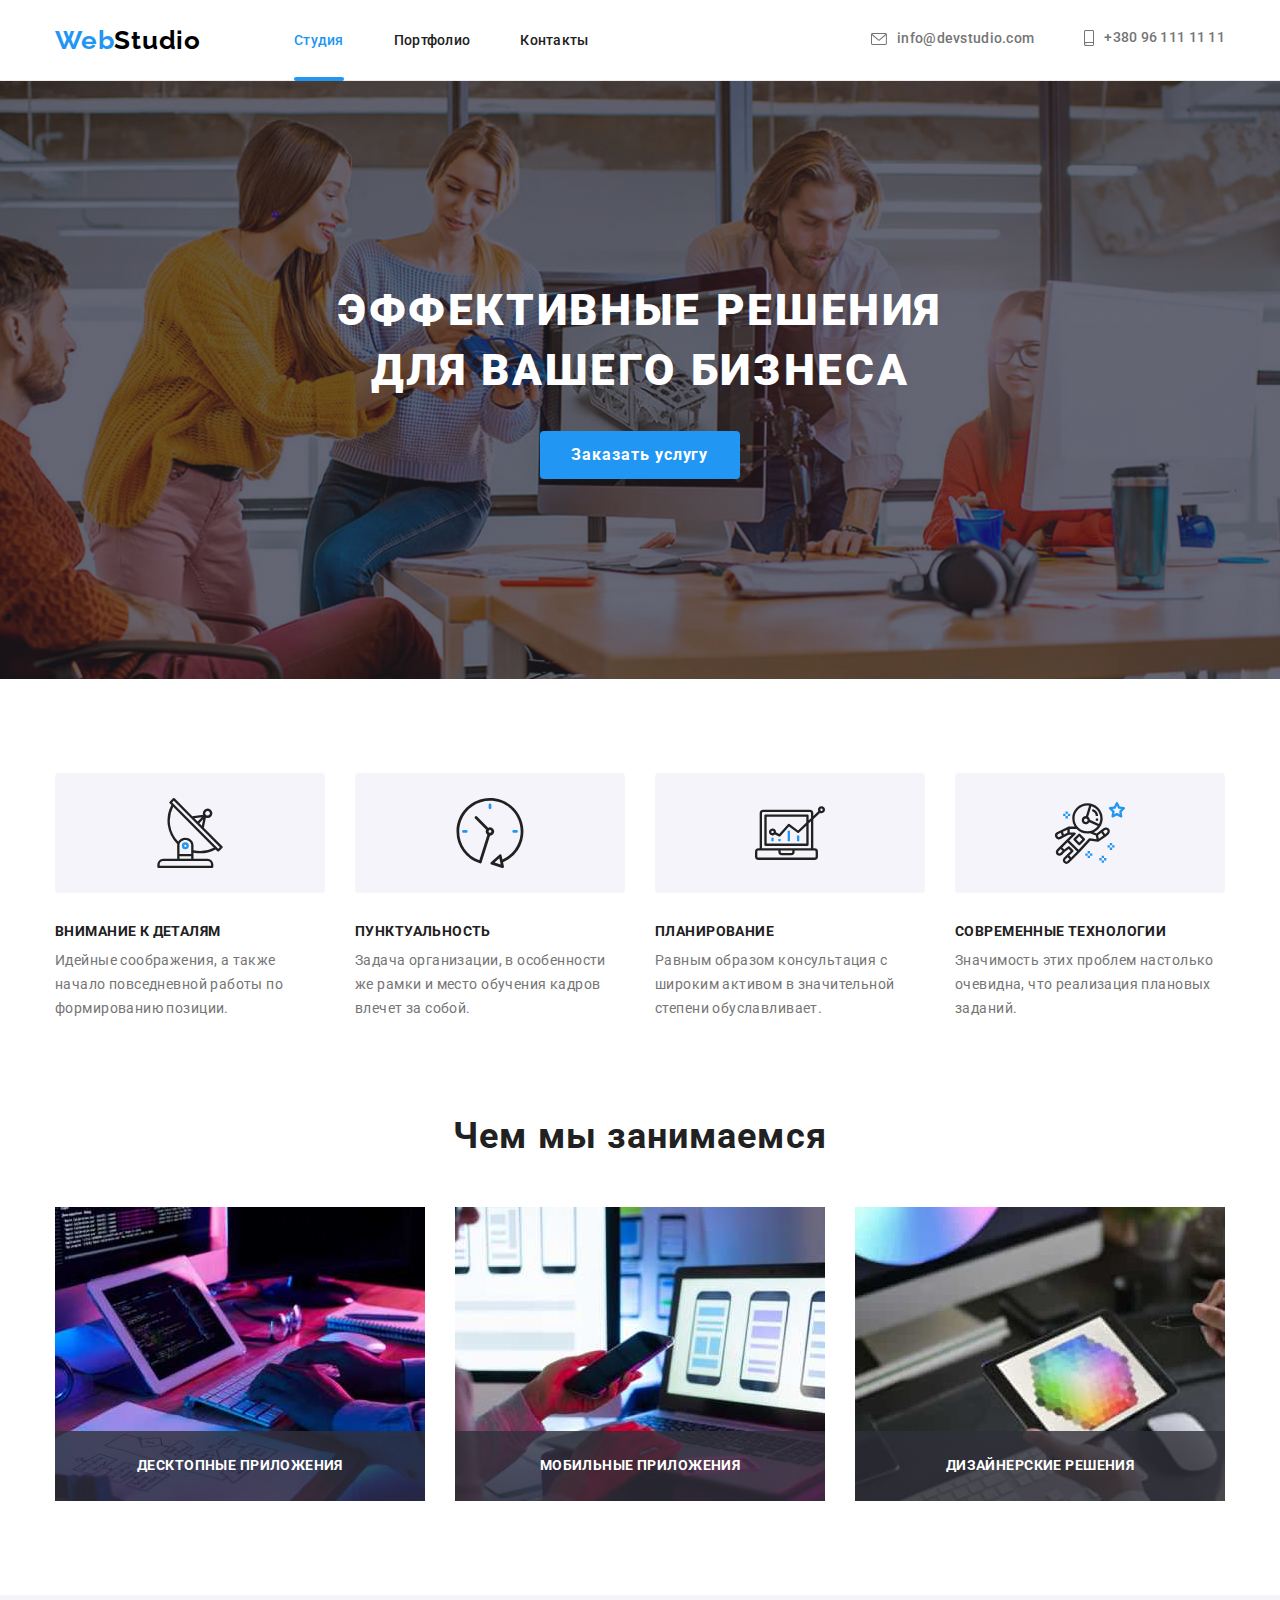
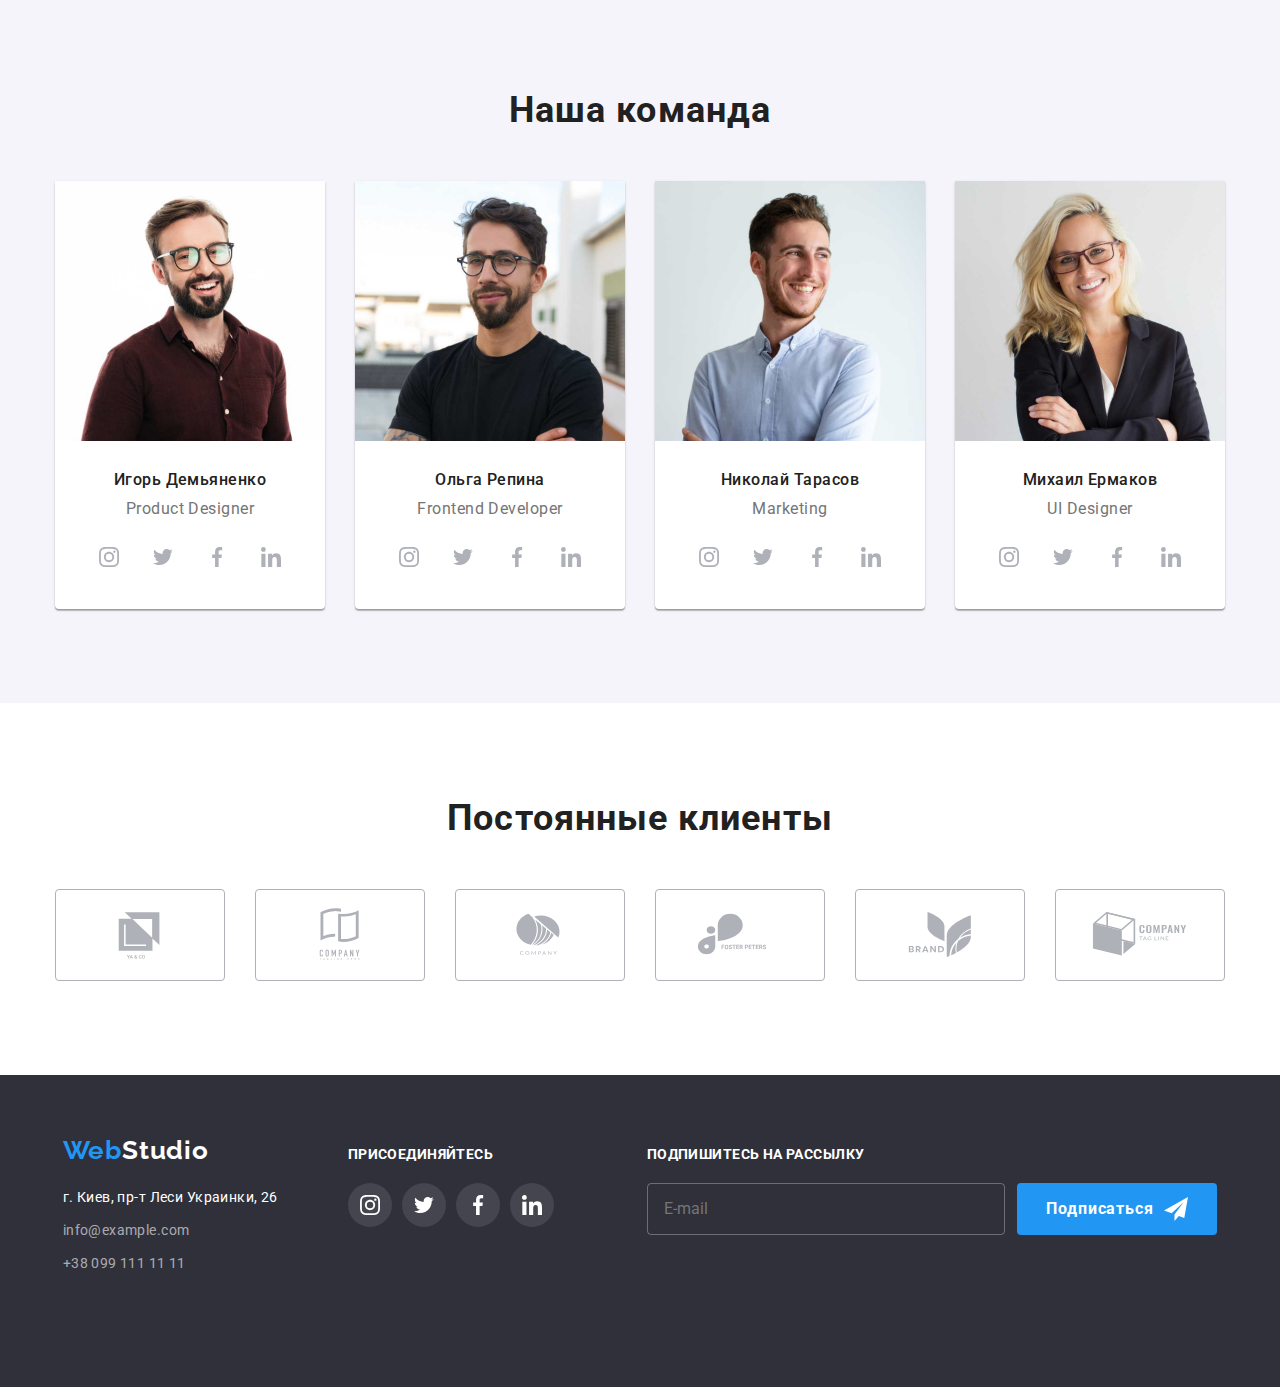
<file: index.html>
<!DOCTYPE html>
<html lang="ru">
  <head>
    <meta charset="UTF-8" />
    <meta http-equiv="X-UA-Compatible" content="IE=edge" />
    <meta name="viewport" content="width=device-width, initial-scale=1.0" />
    <title>ДЗ goit-markup-hw-08 Скрипка Андрій</title>
    <meta lang="en" name="author" content="Andrii Srypka" />
    <link rel="preconnect" href="https://fonts.googleapis.com" />
    <link rel="preconnect" href="https://fonts.gstatic.com" crossorigin />
    <link
      href="https://fonts.googleapis.com/css2?family=Raleway:wght@700&family=Roboto:wght@400;500;700;900&display=swap"
      rel="stylesheet"
    />
    <link
      rel="stylesheet"
      href="https://cdnjs.cloudflare.com/ajax/libs/modern-normalize/1.1.0/modern-normalize.min.css"
    />

    <link rel="stylesheet" href="./css/main.min.css" />
  </head>
  <body>
    <header class="header">
      <div class="container header__container">
        <!-- Навигация (главная навигация в середине сайта) -->
        <a class="logo header-logo link" lang="en" href="./index.html"
          >Web<span class="logo__span">Studio</span></a
        >
        <nav class="header__nav">
          <!-- Логотип. Посилання на главную страницу -->

          <ul class="menu list">
            <li class="menu__item">
              <a class="menu__link menu__link--current link" href="./index.html">Студия</a>
            </li>
            <li class="menu__item">
              <a class="menu__link link" href="./portfolio.html">Портфолио</a>
            </li>
            <li class="menu__item">
              <a class="menu__link link" href="#">Контакты</a>
            </li>
          </ul>
        </nav>
        <ul class="contacts list">
          <li class="contacts__list">
            <a class="contacts__link link" href="mailto:info@devstudio.com"
              ><svg class="contacts__icons contacts__icons--mail" width="14px" height="10px">
                <use href="./images/svg/icons/icons.svg#icon-mail"></use></svg
              >info@devstudio.com</a
            >
          </li>

          <li class="contacts__list">
            <a class="contacts__link link" href="tel:0961111111"
              ><svg class="contacts__icons contacts__icons--tell" width="10px" height="14px">
                <use href="./images/svg/icons/icons.svg#icon-smartphone"></use></svg
              >+380 96 111 11 11</a
            >
          </li>
        </ul>
        <button class="mobile-btn" type="button " data-menu-button aria-expanded="false">
          <svg class="mobile-btn__icon" width="40" height="40">
            <use class="mobile-btn__close" href="./images/svg/icons/icons.svg#burger-close"></use>
            <use class="mobile-btn__open" href="./images/svg/icons/icons.svg#burger-open"></use>
          </svg>
        </button>
      </div>
      <div class="mobile-menu" data-menu>
        <nav class="mobile-menu__nav">
          <ul class="mobile-menu__list list">
            <li class="mobile-menu__item">
              <a href="./index.html" class="mobile-menu__link link--current link">Студия</a>
            </li>
            <li class="mobile-menu__item">
              <a href="./portfolio.html" class="mobile-menu__link link">Портфолио</a>
            </li>
            <li class="mobile-menu__item">
              <a href="" class="mobile-menu__link link">Контакты</a>
            </li>
          </ul>
        </nav>
        <ul class="mobile-menu__contacts">
          <li class="mobile-menu__contact list">
            <a
              class="mobile-menu__contact-link link mobile-menu__contact-link--blue"
              href="tel:+38096 1111111"
              >+38 096 111 11 11</a
            >
          </li>
          <li class="mobile-menu__contact list">
            <a class="mobile-menu__contact-link link" href="mailto:info@devstudio.com"
              >info@devstudio.com</a
            >
          </li>
        </ul>
        <ul class="mobile-menu_socials">
          <li class="mobile-menu__social-item">
            <a class="mobile-menu__social-link" href="">Instagram</a>
          </li>
          <li class="mobile-menu__social-item">
            <a class="mobile-menu__social-link" href="">Twitter</a>
          </li>
          <li class="mobile-menu__social-item">
            <a class="mobile-menu__social-link" href="">Facebook</a>
          </li>
          <li class="mobile-menu__social-item">
            <a class="mobile-menu__social-link" href="">LinkedIn</a>
          </li>
        </ul>
      </div>
    </header>
    <main>
      <!-- Герой -->
      <section class="hero">
        <div class="container hero-div">
          <h1 class="main-title">Эффективные решения для вашего бизнеса</h1>
          <button data-modal-open class="modal-btn" type="button">Заказать услугу</button>
          <div class="backdrop is-hidden" data-modal>
            <div class="modal">
              <button data-modal-close class="close-modal-btn">
                <svg class="close-modal-icon" width="18" height="18">
                  <use href="./images/svg/icons/icons.svg#icon-close"></use>
                </svg>
              </button>
              <form class="registration-form">
                <b class="modal-title">Оставьте свои данные, мы вам перезвоним</b>

                <label class="form-label">
                  <span class="label-title">Имя</span>
                  <input class="form-input" type="text" name="user-name" />
                  <svg class="form-icon" width="18" height="18">
                    <use href="./images/svg/icons/icons.svg#icon-person-icon"></use>
                  </svg>
                </label>

                <label class="form-label">
                  <span class="label-title">Телефон</span>
                  <input class="form-input" type="tel" name="phone" />
                  <svg class="form-icon" width="18" height="18">
                    <use href="./images/svg/icons/icons.svg#icon-phone-icon"></use>
                  </svg>
                </label>

                <label class="form-label">
                  <span class="label-title">Почта</span>
                  <input class="form-input" type="email" name="email" />
                  <svg class="form-icon" width="18" height="18">
                    <use href="./images/svg/icons/icons.svg#icon-email-icon"></use>
                  </svg>
                </label>

                <label class="form-label-textarea">
                  <span class="label-title">Комментарий</span>
                  <textarea
                    class="form-textarea"
                    name="comments"
                    placeholder="Введите текст"
                  ></textarea>
                </label>

                <label class="checkbox-label">
                  <input class="checkbox" type="checkbox" name="policy" value="agree" />
                  <span class="check"
                    ><svg class="check-svg" width="16" height="15">
                      <use href="./images/svg/icons/icons.svg#icon-icon-check"></use></svg
                  ></span>
                  <span
                    >Соглашаюсь с рассылкой и принимаю
                    <a class="palicy-link" href="">Условия договора</a>
                  </span>
                </label>
                <button class="registration-btn" type="submit">Отправить</button>
              </form>
            </div>
          </div>
        </div>
      </section>
      <section class="section feature">
        <div class="container">
          <!-- Дополнительный -СЕКЦІЯ ОСОБЕНОСТИ- скрытый заголовок-->
          <h2 class="section-title-list-features visually-hidden">Особености</h2>
          <ul class="feature-list list">
            <li class="feature-subheadings">
              <div class="feature-div-icons">
                <svg class="feature-icons" width="70px" height="70px">
                  <use href="./images/svg/icons/icons.svg#icon-antenna"></use>
                </svg>
              </div>
              <h3 class="feature-subheadings-list">Внимание к деталям</h3>
              <p class="descriptions">
                Идейные соображения, а также начало повседневной работы по формированию позиции.
              </p>
            </li>
            <li class="feature-subheadings">
              <div class="feature-div-icons">
                <svg class="feature-icons" width="70px" height="70px">
                  <use href="./images/svg/icons/icons.svg#icon-clock"></use>
                </svg>
              </div>
              <h3 class="feature-subheadings-list">Пунктуальность</h3>
              <p class="descriptions">
                Задача организации, в особенности же рамки и место обучения кадров влечет за собой.
              </p>
            </li>
            <li class="feature-subheadings">
              <div class="feature-div-icons">
                <svg class="feature-icons" width="70px" height="70px">
                  <use href="./images/svg/icons/icons.svg#icon-diagram"></use>
                </svg>
              </div>
              <h3 class="feature-subheadings-list">Планирование</h3>
              <p class="descriptions">
                Равным образом консультация с широким активом в значительной степени обуславливает.
              </p>
            </li>
            <li class="feature-subheadings">
              <div class="feature-div-icons">
                <svg class="feature-icons" width="70px" height="70px">
                  <use href="./images/svg/icons/icons.svg#icon-astronaut"></use>
                </svg>
              </div>
              <h3 class="feature-subheadings-list">Современные технологии</h3>
              <p class="descriptions">
                Значимость этих проблем настолько очевидна, что реализация плановых заданий.
              </p>
            </li>
          </ul>
        </div>
      </section>
      <!-- Чем мы занимаемся -->
      <section class="section promo">
        <div class="container">
          <h2 class="title">Чем мы занимаемся</h2>
          <ul class="promo__list list">
            <li class="promo__item">
              <p class="promo__text">Десктопные приложения</p>
              <picture>
                <!-- Desktop pictures -->
                <source
                  srcset="
                    ./images/what-we-do/what-we-do-desktop-img@1x1.jpg 1x,
                    ./images/what-we-do/what-we-do-desktop-img@2x1.jpg 2x
                  "
                  media="(min-width: 1200px)"
                  type="image/jpg"
                />
                <img
                  class="promo__foto"
                  src="./images/what-we-do/what-we-do-desktop-img@1x1.jpg"
                  alt="процесс программирование"
                  width="370"
                  height="294"
                />
              </picture>
            </li>
            <li class="promo__item">
              <p class="promo__text">Мобильные приложения</p>
              <picture>
                <source
                  srcset="
                    ./images/what-we-do/what-we-do-desktop-img@1x2.jpg  1x,
                    ./images/what-we-do/what-we-do-desktop-img@2x-2.jpg 2x
                  "
                  media="(min-width: 1200px)"
                  type="image/jpg"
                />
                <img
                  class="promo__foto"
                  src="./images/what-we-do/what-we-do-desktop-img@1x2.jpg"
                  alt=" процесс розработка сайтов"
                  width="370"
                  height="294"
                />
              </picture>
            </li>
            <li class="promo__item">
              <p class="promo__text">Дизайнерские решения</p>
              <picture>
                <source
                  srcset="
                    ./images/what-we-do/what-we-do-desktop-img@1x3.jpg  1x,
                    ./images/what-we-do/what-we-do-desktop-img@2x-3.jpg 2x
                  "
                  media="(min-width: 1200px)"
                  type="image/jpg"
                />
                <img
                  class="promo__foto"
                  src="./images/what-we-do/what-we-do-desktop-img@1x3.jpg"
                  alt="процесс обработкы фото"
                  width="370"
                  height="294"
                />
              </picture>
            </li>
          </ul>
        </div>
      </section>
      <!-- Наша команда -->
      <section class="section section-title-team">
        <div class="container title-team-div">
          <h2 class="title">Наша команда</h2>
          <ul class="employees-list list">
            <li class="employees-list-item">
              <picture>
                <!-- Desktop pictures -->
                <source
                  srcset="
                    ./images/our-team/desktop-img@1x-1.jpg 1x,
                    ./images/our-team/desktop-img@2x-1.jpg 2x
                  "
                  media="(min-width: 1200px)"
                  type="image/jpg"
                />
                <!-- Tablet pictures -->
                <source
                  srcset="
                    ./images/our-team/tablet-img-@1x-1.jpg 1x,
                    ./images/our-team/tablet-@2x-1.jpg     2x
                  "
                  media="(min-width: 768px)"
                  type="image/jpg"
                />
                <!-- Mobile pictures -->
                <source
                  srcset="
                    ./images/our-team/mobile@1x-1.jpg     1x,
                    ./images/our-team/mobile-img@2x-1.jpg 2x
                  "
                  media="(max-width: 767px)"
                  type="image/jpg"
                />
                <!-- Default picture -->
                <img
                  class="employees-list-img"
                  src="./images/our-team/mobile@1x-1.jpg"
                  alt="Игорь Демьяненко"
                  width="450"
                  height="460"
                />
              </picture>
              <div class="div-list-item">
                <h3 class="employees-list-name">Игорь Демьяненко</h3>
                <p class="employees-list-position" lang="en">Product Designer</p>
                <ul class="team-list-icons list">
                  <li class="member-team-icons">
                    <a class="link-team-icons" href=""
                      ><svg class="icons-team" width="20px" height="20px">
                        <use href="./images/svg/icons/icons.svg#icon-instagram"></use></svg
                    ></a>
                  </li>
                  <li class="member-team-icons">
                    <a class="link-team-icons" href=""
                      ><svg class="icons-team" width="20px" height="20px">
                        <use href="./images/svg/icons/icons.svg#icon-twitter"></use></svg
                    ></a>
                  </li>
                  <li class="member-team-icons">
                    <a class="link-team-icons" href=""
                      ><svg class="icons-team" width="20px" height="20px">
                        <use href="./images/svg/icons/icons.svg#icon-facebook"></use></svg
                    ></a>
                  </li>
                  <li class="member-team-icons">
                    <a class="link-team-icons" href=""
                      ><svg class="icons-team" width="20px" height="20px">
                        <use href="./images/svg/icons/icons.svg#icon-linkedin"></use></svg
                    ></a>
                  </li>
                </ul>
              </div>
            </li>
            <li class="employees-list-item">
              <picture>
                <source
                  srcset="
                    ./images/our-team/desktop-img@1x-2.jpg 1x,
                    ./images/our-team/desktop-img@2x-2.jpg 2x
                  "
                  media="(min-width: 1200px)"
                  type="image/jpg"
                />

                <source
                  srcset="
                    ./images/our-team/tablet-img-@1x-2.jpg 1x,
                    ./images/our-team/tablet-@2x-2.jpg     2x
                  "
                  media="(min-width: 768px)"
                  type="image/jpg"
                />

                <source
                  srcset="
                    ./images/our-team/mobile@1x-2.jpg     1x,
                    ./images/our-team/mobile-img@2x-2.jpg 2x
                  "
                  media="(max-width: 767px)"
                  type="image/jpg"
                />
                <img
                  class="employees-list-img"
                  src="./images/our-team/mobile@1x-2.jpg"
                  alt="Ольга Репина"
                  width="450"
                  height="460"
                />
              </picture>
              <div class="div-list-item">
                <h3 class="employees-list-name">Ольга Репина</h3>
                <p class="employees-list-position" lang="en">Frontend Developer</p>
                <ul class="team-list-icons list">
                  <li class="member-team-icons">
                    <a class="link-team-icons" href=""
                      ><svg class="icons-team" width="20px" height="20px">
                        <use href="./images/svg/icons/icons.svg#icon-instagram"></use></svg
                    ></a>
                  </li>
                  <li class="member-team-icons">
                    <a class="link-team-icons" href=""
                      ><svg class="icons-team" width="20px" height="20px">
                        <use href="./images/svg/icons/icons.svg#icon-twitter"></use></svg
                    ></a>
                  </li>
                  <li class="member-team-icons">
                    <a class="link-team-icons" href=""
                      ><svg class="icons-team" width="20px" height="20px">
                        <use href="./images/svg/icons/icons.svg#icon-facebook"></use></svg
                    ></a>
                  </li>
                  <li class="member-team-icons">
                    <a class="link-team-icons" href=""
                      ><svg class="icons-team" width="20px" height="20px">
                        <use href="./images/svg/icons/icons.svg#icon-linkedin"></use></svg
                    ></a>
                  </li>
                </ul>
              </div>
            </li>
            <li class="employees-list-item">
              <picture>
                <source
                  srcset="
                    ./images/our-team/desktop-img@1x-3.jpg 1x,
                    ./images/our-team/desktop-img@2x-3.jpg 2x
                  "
                  media="(min-width: 1200px)"
                  type="image/jpg"
                />
                <!-- Tablet pictures -->
                <source
                  srcset="
                    ./images/our-team/tablet-img-@1x-3.jpg 1x,
                    ./images/our-team/tablet-@2x-3.jpg     2x
                  "
                  media="(min-width: 768px)"
                  type="image/jpg"
                />
                <!-- Mobile pictures -->
                <source
                  srcset="
                    ./images/our-team/mobile@1x-3.jpg     1x,
                    ./images/our-team/mobile-img@2x-3.jpg 2x
                  "
                  media="(max-width: 767px)"
                  type="image/jpg"
                />
                <img
                  class="employees-list-img"
                  src="./images/our-team/mobile@1x-3.jpg"
                  alt="Николай Тарасов"
                  width="450"
                  height="460"
                />
              </picture>
              <div class="div-list-item">
                <h3 class="employees-list-name">Николай Тарасов</h3>
                <p class="employees-list-position" lang="en">Marketing</p>
                <ul class="team-list-icons list">
                  <li class="member-team-icons">
                    <a class="link-team-icons" href=""
                      ><svg class="icons-team" width="20px" height="20px">
                        <use href="./images/svg/icons/icons.svg#icon-instagram"></use></svg
                    ></a>
                  </li>
                  <li class="member-team-icons">
                    <a class="link-team-icons" href=""
                      ><svg class="icons-team" width="20px" height="20px">
                        <use href="./images/svg/icons/icons.svg#icon-twitter"></use></svg
                    ></a>
                  </li>
                  <li class="member-team-icons">
                    <a class="link-team-icons" href=""
                      ><svg class="icons-team" width="20px" height="20px">
                        <use href="./images/svg/icons/icons.svg#icon-facebook"></use></svg
                    ></a>
                  </li>
                  <li class="member-team-icons">
                    <a class="link-team-icons" href=""
                      ><svg class="icons-team" width="20px" height="20px">
                        <use href="./images/svg/icons/icons.svg#icon-linkedin"></use></svg
                    ></a>
                  </li>
                </ul>
              </div>
            </li>
            <li class="employees-list-item">
              <picture>
                <source
                  srcset="
                    ./images/our-team/desktop-img@1x-4.jpg 1x,
                    ./images/our-team/desktop-img@2x-4.jpg 2x
                  "
                  media="(min-width: 1200px)"
                  type="image/jpg"
                />
                <!-- Tablet pictures -->
                <source
                  srcset="
                    ./images/our-team/tablet-img-@1x-4.jpg 1x,
                    ./images/our-team/tablet-@2x-4.jpg     2x
                  "
                  media="(min-width: 768px)"
                  type="image/jpg"
                />
                <!-- Mobile pictures -->
                <source
                  srcset="
                    ./images/our-team/mobile@1x-4.jpg     1x,
                    ./images/our-team/mobile-img@2x-4.jpg 2x
                  "
                  media="(max-width: 767px)"
                  type="image/jpg"
                />
                <img
                  class="employees-list-img"
                  src="./images/our-team/mobile@1x-4.jpg"
                  alt="Михаил Ермаков"
                  width="450"
                  height="460"
                />
              </picture>
              <div class="div-list-item">
                <h3 class="employees-list-name">Михаил Ермаков</h3>
                <p class="employees-list-position" lang="en">UI Designer</p>
                <ul class="team-list-icons list">
                  <li class="member-team-icons">
                    <a class="link-team-icons" href=""
                      ><svg class="icons-team" width="20px" height="20px">
                        <use href="./images/svg/icons/icons.svg#icon-instagram"></use></svg
                    ></a>
                  </li>
                  <li class="member-team-icons">
                    <a class="link-team-icons" href=""
                      ><svg class="icons-team" width="20px" height="20px">
                        <use href="./images/svg/icons/icons.svg#icon-twitter"></use></svg
                    ></a>
                  </li>
                  <li class="member-team-icons">
                    <a class="link-team-icons" href=""
                      ><svg class="icons-team" width="20px" height="20px">
                        <use href="./images/svg/icons/icons.svg#icon-facebook"></use></svg
                    ></a>
                  </li>
                  <li class="member-team-icons">
                    <a class="link-team-icons" href=""
                      ><svg class="icons-team" width="20px" height="20px">
                        <use href="./images/svg/icons/icons.svg#icon-linkedin"></use></svg
                    ></a>
                  </li>
                </ul>
              </div>
            </li>
          </ul>
        </div>
      </section>
      <!-- Постоянные клиенты -->
      <section class="section">
        <div class="container">
          <h2 class="title">Постоянные клиенты</h2>
          <ul class="icon-client-list list">
            <li class="icon-client-item">
              <a class="icon-client-link link" href=""
                ><svg class="icon-client" width="106px" height="60px">
                  <use href="./images/svg/icons/icons.svg#icon-logo-1"></use></svg
              ></a>
            </li>
            <li class="icon-client-item">
              <a class="icon-client-link link" href=""
                ><svg class="icon-client" width="106px" height="60px">
                  <use href="./images/svg/icons/icons.svg#icon-logo-2"></use></svg
              ></a>
            </li>
            <li class="icon-client-item">
              <a class="icon-client-link link" href=""
                ><svg class="icon-client" width="106px" height="60px">
                  <use href="./images/svg/icons/icons.svg#icon-logo-3"></use></svg
              ></a>
            </li>
            <li class="icon-client-item">
              <a class="icon-client-link link" href=""
                ><svg class="icon-client" width="106px" height="60px">
                  <use href="./images/svg/icons/icons.svg#icon-logo-4"></use></svg
              ></a>
            </li>
            <li class="icon-client-item">
              <a class="icon-client-link link" href=""
                ><svg class="icon-client" width="106px" height="60px">
                  <use href="./images/svg/icons/icons.svg#icon-logo-5"></use></svg
              ></a>
            </li>
            <li class="icon-client-item">
              <a class="icon-client-link link" href=""
                ><svg class="icon-client" width="106px" height="60px">
                  <use href="./images/svg/icons/icons.svg#icon-logo-6"></use></svg
              ></a>
            </li>
          </ul>
        </div>
      </section>
    </main>
    <footer class="footer">
      <div class="container div-footer">
        <!-- Лого. Ссылка на главною страницу -->
        <div class="footer-left">
          <a class="logo logo-footer link" lang="en" href="/index.html"
            >Web<span class="logo-span-footer">Studio</span></a
          >
          <address class="address">
            <ul class="contact-info-list list">
              <li class="contact-info-list-item">
                <a class="contact-info link" href="#">г. Киев, пр-т Леси Украинки, 26</a>
              </li>
              <li class="contact-info-list-item">
                <a class="contact-info-list-link link" href="mailto:info@example.com"
                  >info@example.com</a
                >
              </li>
              <li class="contact-info-list-item">
                <a class="contact-info-list-link link" href="tel:0991111111">+38 099 111 11 11</a>
              </li>
            </ul>
          </address>
        </div>
        <div class="footer-right">
          <h2 class="footer-h2">присоединяйтесь</h2>
          <ul class="team-list-icons list">
            <li class="member-team-icons">
              <a class="link-team-icons" href=""
                ><svg class="icons-team" width="20px" height="20px">
                  <use href="./images/svg/icons/icons.svg#icon-instagram"></use></svg
              ></a>
            </li>
            <li class="member-team-icons">
              <a class="link-team-icons" href=""
                ><svg class="icons-team" width="20px" height="20px">
                  <use href="./images/svg/icons/icons.svg#icon-twitter"></use></svg
              ></a>
            </li>
            <li class="member-team-icons">
              <a class="link-team-icons" href=""
                ><svg class="icons-team" width="20px" height="20px">
                  <use href="./images/svg/icons/icons.svg#icon-facebook"></use></svg
              ></a>
            </li>
            <li class="member-team-icons">
              <a class="link-team-icons" href=""
                ><svg class="icons-team" width="20px" height="20px">
                  <use href="./images/svg/icons/icons.svg#icon-linkedin"></use></svg
              ></a>
            </li>
          </ul>
        </div>
        <form class="footer-form">
          <p class="subscribe-text">Подпишитесь на рассылку</p>
          <div class="footer-input">
            <input
              class="subscribe-input"
              type="email"
              name="user-name"
              placeholder="E-mail"
              id="subscrible"
              autocomplete="email"
            />
            <button class="footer-subscribe-btn" type="submit">
              Подписаться
              <svg class="telegram-icon" width="24px" height="24px">
                <use href="./images/svg/icons/icons.svg#icon-telegram-icon"></use>
              </svg>
            </button>
          </div>
        </form>
      </div>
    </footer>
    <script src="./js/mobile-menu.js"></script>
    <script src="./js/modal.js"></script>
  </body>
</html>
</file>
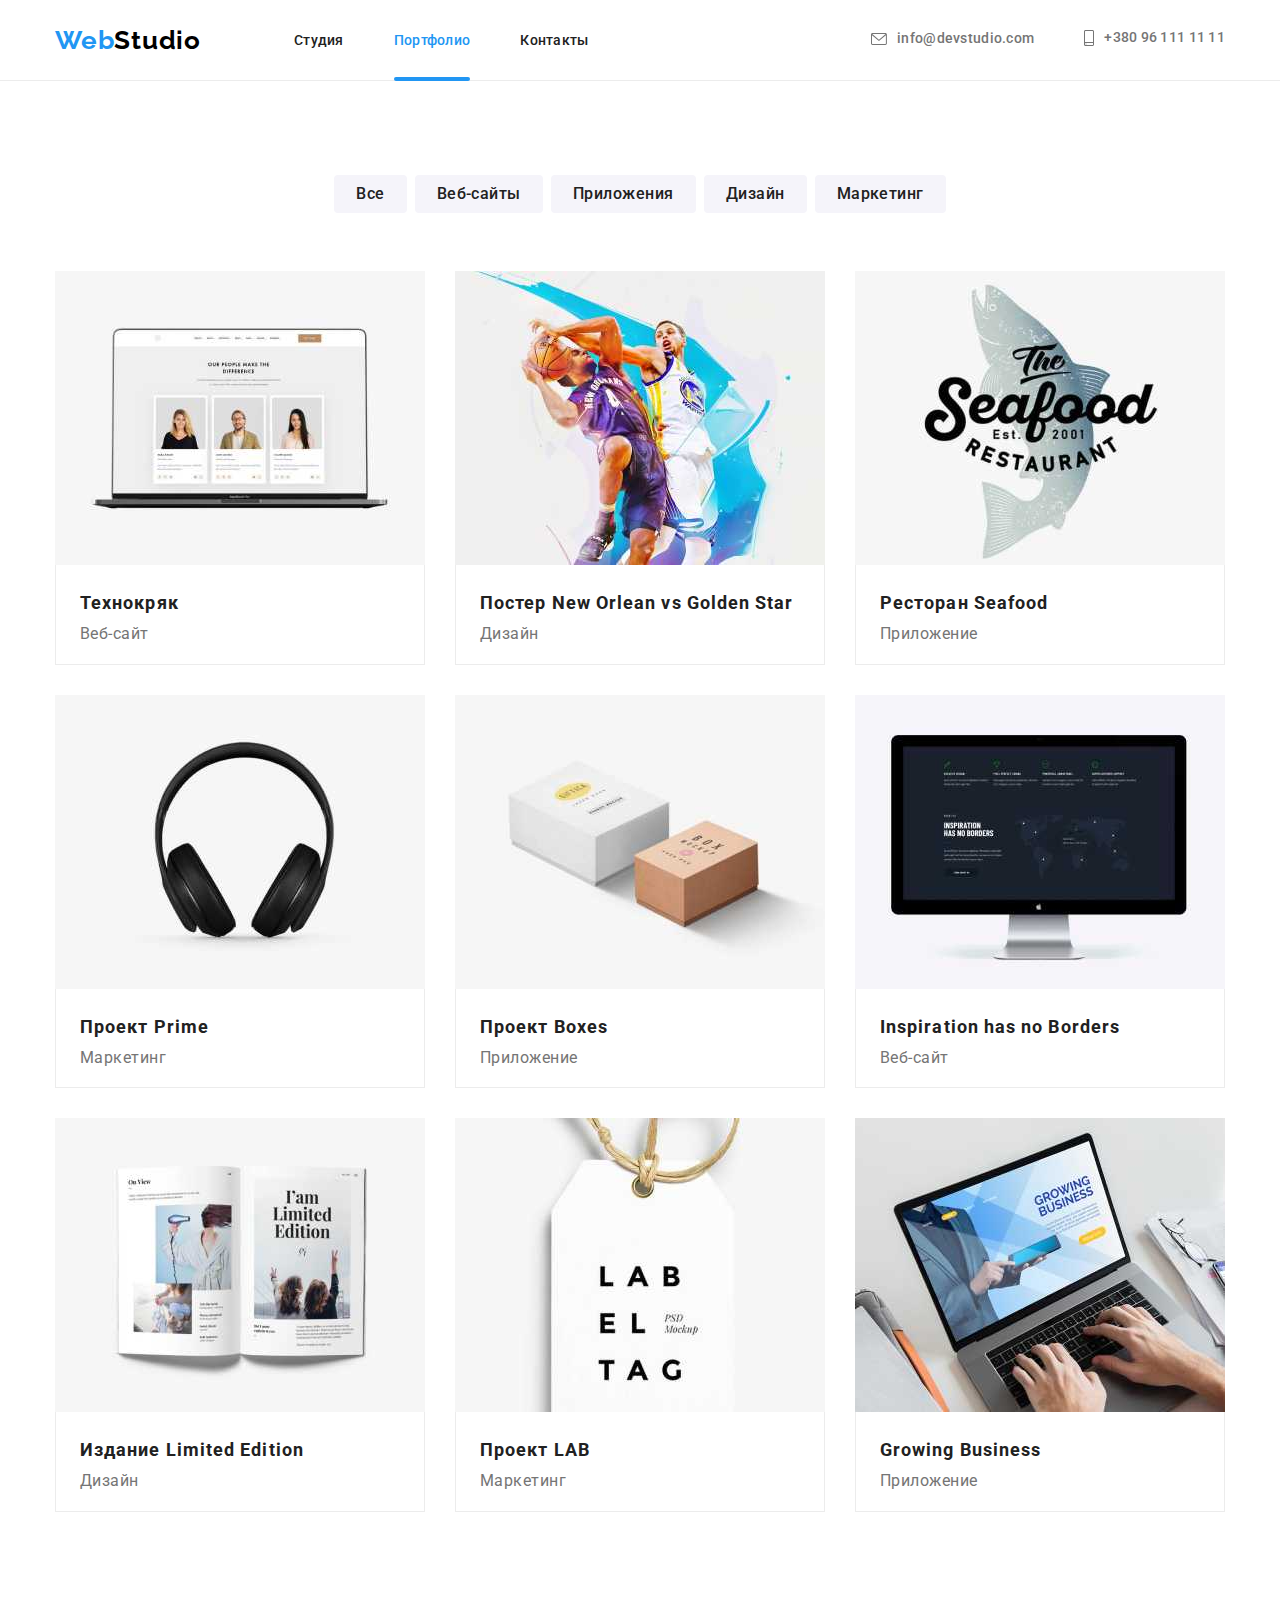
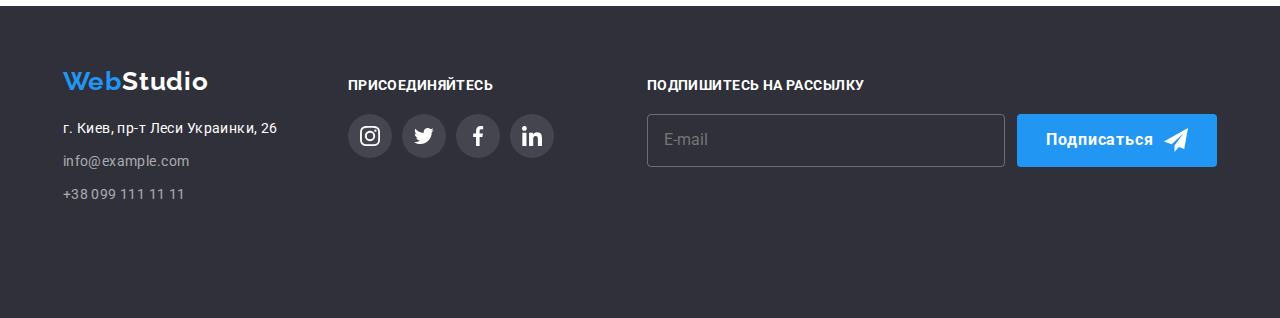
<file: portfolio.html>
<!DOCTYPE html>
<html lang="ru">
  <head>
    <meta charset="UTF-8" />
    <meta http-equiv="X-UA-Compatible" content="IE=edge" />
    <meta name="viewport" content="width=device-width, initial-scale=1.0" />
    <title>ДЗ goit-markup-hw-08 Скрипка Андрій</title>
    <meta lang="en" name="author" content="Andrii Srypka" />
    <link rel="preconnect" href="https://fonts.googleapis.com" />
    <link rel="preconnect" href="https://fonts.gstatic.com" crossorigin />
    <link
      href="https://fonts.googleapis.com/css2?family=Raleway:wght@700&family=Roboto:wght@400;500;700;900&display=swap"
      rel="stylesheet"
    />
    <link
      rel="stylesheet"
      href="https://cdnjs.cloudflare.com/ajax/libs/modern-normalize/1.1.0/modern-normalize.min.css"
    />

    <link rel="stylesheet" href="./css/main.min.css" />
  </head>
  <body>
    <header class="header">
      <div class="container header__container">
        <!-- Навигация (главная навигация в середине сайта) -->
        <a class="logo header-logo link" lang="en" href="./index.html"
          >Web<span class="logo__span">Studio</span></a
        >
        <nav class="header__nav">
          <!-- Логотип. Посилання на главную страницу -->

          <ul class="menu list">
            <li class="menu__item">
              <a class="menu__link link" href="./index.html">Студия</a>
            </li>
            <li class="menu__item">
              <a class="menu__link menu__link--current link" href="./portfolio.html">Портфолио</a>
            </li>
            <li class="menu__item">
              <a class="menu__link link" href="#">Контакты</a>
            </li>
          </ul>
        </nav>
        <ul class="contacts list">
          <li class="contacts__list">
            <a class="contacts__link link" href="mailto:info@devstudio.com"
              ><svg class="contacts__icons contacts__icons--mail" width="14px" height="10px">
                <use href="./images/svg/icons/icons.svg#icon-mail"></use></svg
              >info@devstudio.com</a
            >
          </li>

          <li class="contacts__list">
            <a class="contacts__link link" href="tel:0961111111"
              ><svg class="contacts__icons contacts__icons--tell" width="10px" height="14px">
                <use href="./images/svg/icons/icons.svg#icon-smartphone"></use></svg
              >+380 96 111 11 11</a
            >
          </li>
        </ul>
        <button class="mobile-btn" type="button " data-menu-button aria-expanded="false">
          <svg class="mobile-btn__icon" width="40" height="40">
            <use class="mobile-btn__close" href="./images/svg/icons/icons.svg#burger-close"></use>
            <use class="mobile-btn__open" href="./images/svg/icons/icons.svg#burger-open"></use>
          </svg>
        </button>
      </div>
      <div class="mobile-menu" data-menu>
        <nav class="mobile-menu__nav">
          <ul class="mobile-menu__list list">
            <li class="mobile-menu__item">
              <a href="./index.html" class="mobile-menu__link link">Студия</a>
            </li>
            <li class="mobile-menu__item">
              <a href="./portfolio.html" class="mobile-menu__link link--current link">Портфолио</a>
            </li>
            <li class="mobile-menu__item">
              <a href="" class="mobile-menu__link link">Контакты</a>
            </li>
          </ul>
        </nav>
        <ul class="mobile-menu__contacts">
          <li class="mobile-menu__contact list">
            <a
              class="mobile-menu__contact-link link mobile-menu__contact-link--blue"
              href="tel:+38096 1111111"
              >+38 096 111 11 11</a
            >
          </li>
          <li class="mobile-menu__contact list">
            <a class="mobile-menu__contact-link link" href="mailto:info@devstudio.com"
              >info@devstudio.com</a
            >
          </li>
        </ul>
        <ul class="mobile-menu_socials">
          <li class="mobile-menu__social-item">
            <a class="mobile-menu__social-link" href="">Instagram</a>
          </li>
          <li class="mobile-menu__social-item">
            <a class="mobile-menu__social-link" href="">Twitter</a>
          </li>
          <li class="mobile-menu__social-item">
            <a class="mobile-menu__social-link" href="">Facebook</a>
          </li>
          <li class="mobile-menu__social-item">
            <a class="mobile-menu__social-link" href="">LinkedIn</a>
          </li>
        </ul>
      </div>
    </header>
    <main>
      <section class="portfolio section">
        <div class="container div-portfolio">
          <h1 class="section-title__list visually-hidden">Портфолио</h1>
          <ul class="section-list-button div-portfolio-list">
            <li class="section-list-btn list">
              <button class="modal-button list" type="button">Все</button>
            </li>
            <li class="section-list-btn list">
              <button class="modal-button list" type="button">Веб-сайты</button>
            </li>
            <li class="section-list-btn list">
              <button class="modal-button list" type="button">Приложения</button>
            </li>
            <li class="section-list-btn list">
              <button class="modal-button list" type="button">Дизайн</button>
            </li>
            <li class="section-list-btn list">
              <button class="modal-button list" type="button">Маркетинг</button>
            </li>
          </ul>
          <ul class="portfolio-list list">
            <li class="employees-list-ptojekt">
              <a class="hover-link link" href="#">
                <div class="employees-deskr">
                  <picture>
                    <source
                      srcset="
                        ./images/portfolio/desktop-img@1x-1.jpg 1x,
                        ./images/portfolio/desktop-img@2x-1.jpg 2x
                      "
                      media="(min-width: 1200px)"
                      type="image/jpg"
                    />
                    <source
                      srcset="
                        ./images/portfolio/tablet-img-@1x-1.jpg 1x,
                        ./images/portfolio/tablet-img@2x-1.jpg  2x
                      "
                      media="(min-width: 768px)"
                      type="image/jpg"
                    />
                    <source
                      srcset="
                        ./images/portfolio/mobile-img-@1x-1.jpg 1x,
                        ./images/portfolio/mobile-img@2x-1.jpg  2x
                      "
                      media="(max-width: 767px)"
                      type="image/jpg"
                    />
                    <img
                      class="employees-list-img"
                      src="./images/portfolio/mobile-img-@1x-1.jpg"
                      alt="Технокряк"
                      width="450"
                      height="294"
                    />
                  </picture>
                  <p class="employees-text">
                    Ресурс предлагает комплексные предложения с разным уровнем функционала и
                    сервисов. Все это позволит посетителю получить исчерпывающие сведения о компании
                    или частном лице.
                  </p>
                </div>
                <div class="div-list-work">
                  <h2 class="employees-list-name-portfolio">Технокряк</h2>
                  <p class="employees-list-position-div">Веб-сайт</p>
                </div></a
              >
            </li>
            <li class="employees-list-ptojekt">
              <a class="hover-link link" href="#"
                ><div class="employees-deskr">
                  <picture>
                    <source
                      srcset="
                        ./images/portfolio/desktop-img@1x-2.jpg 1x,
                        ./images/portfolio/desktop-img@2x-2.jpg 2x
                      "
                      media="(min-width: 1200px)"
                      type="image/jpg"
                    />
                    <source
                      srcset="
                        ./images/portfolio/tablet-img-@1x-2.jpg 1x,
                        ./images/portfolio/tablet-img@2x-2.jpg  2x
                      "
                      media="(min-width: 768px)"
                      type="image/jpg"
                    />
                    <source
                      srcset="
                        ./images/portfolio/mobile-img-@1x-2.jpg 1x,
                        ./images/portfolio/mobile-img@2x-2.jpg  2x
                      "
                      media="(max-width: 767px)"
                      type="image/jpg"
                    />
                    <img
                      class="employees-list-img"
                      src="./images/portfolio/mobile-img-@1x-2.jpg"
                      alt="Постер New Orlean vs Golden Star"
                      width="450"
                      height="294"
                    />
                  </picture>
                  <p class="employees-text">
                    Ресурс предлагает комплексные предложения с разным уровнем функционала и
                    сервисов. Все это позволит посетителю получить исчерпывающие сведения о компании
                    или частном лице.
                  </p>
                </div>
                <div class="div-list-work">
                  <h2 class="employees-list-name-portfolio">Постер New Orlean vs Golden Star</h2>
                  <p class="employees-list-position-div">Дизайн</p>
                </div>
              </a>
            </li>
            <li class="employees-list-ptojekt">
              <a class="hover-link link" href="#"
                ><div class="employees-deskr">
                  <picture>
                    <source
                      srcset="
                        ./images/portfolio/desktop-img@1x-3.jpg 1x,
                        ./images/portfolio/desktop-img@2x-3.jpg 2x
                      "
                      media="(min-width: 1200px)"
                      type="image/jpg"
                    />
                    <source
                      srcset="
                        ./images/portfolio/tablet-img-@1x-3.jpg 1x,
                        ./images/portfolio/tablet-img@2x-3.jpg  2x
                      "
                      media="(min-width: 768px)"
                      type="image/jpg"
                    />
                    <source
                      srcset="
                        ./images/portfolio/mobile-img-@1x-3.jpg 1x,
                        ./images/portfolio/mobile-img@2x-3.jpg  2x
                      "
                      media="(max-width: 767px)"
                      type="image/jpg"
                    />
                    <img
                      class="employees-list-img"
                      src="./images/portfolio/mobile-img-@1x-3.jpg"
                      alt="Ресторан Seafood"
                      width="450"
                      height="294"
                    />
                  </picture>
                  <p class="employees-text">
                    Ресурс предлагает комплексные предложения с разным уровнем функционала и
                    сервисов. Все это позволит посетителю получить исчерпывающие сведения о компании
                    или частном лице.
                  </p>
                </div>
                <div class="div-list-work">
                  <h2 class="employees-list-name-portfolio">Ресторан Seafood</h2>
                  <p class="employees-list-position-div">Приложение</p>
                </div>
              </a>
            </li>
            <li class="employees-list-ptojekt">
              <a class="hover-link link" href=""
                ><div class="employees-deskr">
                  <picture>
                    <source
                      srcset="
                        ./images/portfolio/desktop-img@1x-4.jpg 1x,
                        ./images/portfolio/desktop-img@2x-4.jpg 2x
                      "
                      media="(min-width: 1200px)"
                      type="image/jpg"
                    />
                    <source
                      srcset="
                        ./images/portfolio/tablet-img-@1x-4.jpg 1x,
                        ./images/portfolio/tablet-img@2x-4.jpg  2x
                      "
                      media="(min-width: 768px)"
                      type="image/jpg"
                    />
                    <source
                      srcset="
                        ./images/portfolio/mobile-img-@1x-4.jpg 1x,
                        ./images/portfolio/mobile-img@2x-4.jpg  2x
                      "
                      media="(max-width: 767px)"
                      type="image/jpg"
                    />
                    <img
                      class="employees-list-img"
                      src="./images/portfolio/mobile-img-@1x-4.jpg"
                      alt="Проект Prime"
                      width="450"
                      height="294"
                    />
                  </picture>
                  <p class="employees-text">
                    Ресурс предлагает комплексные предложения с разным уровнем функционала и
                    сервисов. Все это позволит посетителю получить исчерпывающие сведения о компании
                    или частном лице.
                  </p>
                </div>
                <div class="div-list-work">
                  <h2 class="employees-list-name-portfolio">Проект Prime</h2>
                  <p class="employees-list-position-div">Маркетинг</p>
                </div>
              </a>
            </li>
            <li class="employees-list-ptojekt">
              <a class="hover-link link" href="#"
                ><div class="employees-deskr">
                  <picture>
                    <source
                      srcset="
                        ./images/portfolio/desktop-img@1x-5.jpg 1x,
                        ./images/portfolio/desktop-img@2x-5.jpg 2x
                      "
                      media="(min-width: 1200px)"
                      type="image/jpg"
                    />
                    <source
                      srcset="
                        ./images/portfolio/tablet-img-@1x-5.jpg 1x,
                        ./images/portfolio/tablet-img@2x-5.jpg  2x
                      "
                      media="(min-width: 768px)"
                      type="image/jpg"
                    />
                    <source
                      srcset="
                        ./images/portfolio/mobile-img-@1x-5.jpg 1x,
                        ./images/portfolio/mobile-img@2x-5.jpg  2x
                      "
                      media="(max-width: 767px)"
                      type="image/jpg"
                    />
                    <img
                      class="employees-list-img"
                      src="./images/portfolio/mobile-img-@1x-5.jpg"
                      alt="Проект Boxes"
                      width="450"
                      height="294"
                    />
                  </picture>
                  <p class="employees-text">
                    Ресурс предлагает комплексные предложения с разным уровнем функционала и
                    сервисов. Все это позволит посетителю получить исчерпывающие сведения о компании
                    или частном лице.
                  </p>
                </div>
                <div class="div-list-work">
                  <h2 class="employees-list-name-portfolio">Проект Boxes</h2>
                  <p class="employees-list-position-div">Приложение</p>
                </div>
              </a>
            </li>
            <li class="employees-list-ptojekt">
              <a class="hover-link link" href="#"
                ><div class="employees-deskr">
                  <picture>
                    <source
                      srcset="
                        ./images/portfolio/desktop-img@1x-6.jpg 1x,
                        ./images/portfolio/desktop-img@2x-6.jpg 2x
                      "
                      media="(min-width: 1200px)"
                      type="image/jpg"
                    />
                    <source
                      srcset="
                        ./images/portfolio/tablet-img-@1x-6.jpg 1x,
                        ./images/portfolio/tablet-img@2x-6.jpg  2x
                      "
                      media="(min-width: 768px)"
                      type="image/jpg"
                    />
                    <source
                      srcset="
                        ./images/portfolio/mobile-img-@1x-6.jpg 1x,
                        ./images/portfolio/mobile-img@2x-6.jpg  2x
                      "
                      media="(max-width: 767px)"
                      type="image/jpg"
                    />
                    <img
                      class="employees-list-img"
                      src="./images/portfolio/mobile-img-@1x-6.jpg"
                      alt="Inspiration has no Borders"
                      width="450"
                      height="294"
                    />
                  </picture>
                  <p class="employees-text">
                    Ресурс предлагает комплексные предложения с разным уровнем функционала и
                    сервисов. Все это позволит посетителю получить исчерпывающие сведения о компании
                    или частном лице.
                  </p>
                </div>
                <div class="div-list-work">
                  <h2 class="employees-list-name-portfolio">Inspiration has no Borders</h2>
                  <p class="employees-list-position-div">Веб-сайт</p>
                </div>
              </a>
            </li>
            <li class="employees-list-ptojekt">
              <a class="hover-link link" href="#"
                ><div class="employees-deskr">
                  <picture>
                    <source
                      srcset="
                        ./images/portfolio/desktop-img@1x-7.jpg 1x,
                        ./images/portfolio/desktop-img@2x-7.jpg 2x
                      "
                      media="(min-width: 1200px)"
                      type="image/jpg"
                    />
                    <source
                      srcset="
                        ./images/portfolio/tablet-img-@1x-7.jpg 1x,
                        ./images/portfolio/tablet-img@2x-7.jpg  2x
                      "
                      media="(min-width: 768px)"
                      type="image/jpg"
                    />
                    <source
                      srcset="
                        ./images/portfolio/mobile-img-@1x-7.jpg 1x,
                        ./images/portfolio/mobile-img@2x-7.jpg  2x
                      "
                      media="(max-width: 767px)"
                      type="image/jpg"
                    />
                    <img
                      class="employees-list-img"
                      src="./images/portfolio/mobile-img-@1x-7.jpg"
                      alt="Издание Limited Edition"
                      width="450"
                      height="294"
                    />
                  </picture>
                  <p class="employees-text">
                    Ресурс предлагает комплексные предложения с разным уровнем функционала и
                    сервисов. Все это позволит посетителю получить исчерпывающие сведения о компании
                    или частном лице.
                  </p>
                </div>
                <div class="div-list-work">
                  <h2 class="employees-list-name-portfolio">Издание Limited Edition</h2>
                  <p class="employees-list-position-div">Дизайн</p>
                </div></a
              >
            </li>
            <li class="employees-list-ptojekt">
              <a class="hover-link link" href="#"
                ><div class="employees-deskr">
                  <picture>
                    <source
                      srcset="
                        ./images/portfolio/desktop-img@1x-8.jpg 1x,
                        ./images/portfolio/desktop-img@2x-8.jpg 2x
                      "
                      media="(min-width: 1200px)"
                      type="image/jpg"
                    />
                    <source
                      srcset="
                        ./images/portfolio/tablet-img-@1x-8.jpg 1x,
                        ./images/portfolio/tablet-img@2x-8.jpg  2x
                      "
                      media="(min-width: 768px)"
                      type="image/jpg"
                    />
                    <source
                      srcset="
                        ./images/portfolio/mobile-img-@1x-8.jpg 1x,
                        ./images/portfolio/mobile-img@2x-8.jpg  2x
                      "
                      media="(max-width: 767px)"
                      type="image/jpg"
                    />
                    <img
                      class="employees-list-img"
                      src="./images/portfolio/mobile-img-@1x-8.jpg"
                      alt="Проект LAB"
                      width="450"
                      height="294"
                    />
                  </picture>
                  <p class="employees-text">
                    Ресурс предлагает комплексные предложения с разным уровнем функционала и
                    сервисов. Все это позволит посетителю получить исчерпывающие сведения о компании
                    или частном лице.
                  </p>
                </div>
                <div class="div-list-work">
                  <h2 class="employees-list-name-portfolio">Проект LAB</h2>
                  <p class="employees-list-position-div">Маркетинг</p>
                </div>
              </a>
            </li>
            <li class="employees-list-ptojekt">
              <a class="hover-link link" href="#"
                ><div class="employees-deskr">
                  <picture>
                    <source
                      srcset="
                        ./images/portfolio/desktop-img@1x-9.jpg 1x,
                        ./images/portfolio/desktop-img@2x-9.jpg 2x
                      "
                      media="(min-width: 1200px)"
                      type="image/jpg"
                    />
                    <source
                      srcset="
                        ./images/portfolio/tablet-img-@1x-9.jpg 1x,
                        ./images/portfolio/tablet-img@2x-9.jpg  2x
                      "
                      media="(min-width: 768px)"
                      type="image/jpg"
                    />
                    <source
                      srcset="
                        ./images/portfolio/mobile-img-@1x-9.jpg 1x,
                        ./images/portfolio/mobile-img@2x-9.jpg  2x
                      "
                      media="(max-width: 767px)"
                      type="image/jpg"
                    />
                    <img
                      class="employees-list-img"
                      src="./images/portfolio/mobile-img-@1x-9.jpg"
                      alt="Growing Business"
                      width="450"
                      height="294"
                    />
                  </picture>
                  <p class="employees-text">
                    Ресурс предлагает комплексные предложения с разным уровнем функционала и
                    сервисов. Все это позволит посетителю получить исчерпывающие сведения о компании
                    или частном лице.
                  </p>
                </div>
                <div class="div-list-work">
                  <h2 class="employees-list-name-portfolio">Growing Business</h2>
                  <p class="employees-list-position-div">Приложение</p>
                </div></a
              >
            </li>
          </ul>
        </div>
      </section>
    </main>
    <footer class="footer">
      <div class="container div-footer">
        <!-- Лого. Ссылка на главною страницу -->
        <div class="footer-left">
          <a class="logo logo-footer link" lang="en" href="/index.html"
            >Web<span class="logo-span-footer">Studio</span></a
          >
          <address class="address">
            <ul class="contact-info-list list">
              <li class="contact-info-list-item">
                <a class="contact-info link" href="#">г. Киев, пр-т Леси Украинки, 26</a>
              </li>
              <li class="contact-info-list-item">
                <a class="contact-info-list-link link" href="mailto:info@example.com"
                  >info@example.com</a
                >
              </li>
              <li class="contact-info-list-item">
                <a class="contact-info-list-link link" href="tel:0991111111">+38 099 111 11 11</a>
              </li>
            </ul>
          </address>
        </div>
        <div class="footer-right">
          <h2 class="footer-h2">присоединяйтесь</h2>
          <ul class="team-list-icons list">
            <li class="member-team-icons">
              <a class="link-team-icons" href=""
                ><svg class="icons-team" width="20px" height="20px">
                  <use href="./images/svg/icons/icons.svg#icon-instagram"></use></svg
              ></a>
            </li>
            <li class="member-team-icons">
              <a class="link-team-icons" href=""
                ><svg class="icons-team" width="20px" height="20px">
                  <use href="./images/svg/icons/icons.svg#icon-twitter"></use></svg
              ></a>
            </li>
            <li class="member-team-icons">
              <a class="link-team-icons" href=""
                ><svg class="icons-team" width="20px" height="20px">
                  <use href="./images/svg/icons/icons.svg#icon-facebook"></use></svg
              ></a>
            </li>
            <li class="member-team-icons">
              <a class="link-team-icons" href=""
                ><svg class="icons-team" width="20px" height="20px">
                  <use href="./images/svg/icons/icons.svg#icon-linkedin"></use></svg
              ></a>
            </li>
          </ul>
        </div>
        <form class="footer-form">
          <p class="subscribe-text">Подпишитесь на рассылку</p>
          <div class="footer-input">
            <input
              class="subscribe-input"
              type="email"
              name="user-name"
              placeholder="E-mail"
              id="subscrible"
              autocomplete="email"
            />
            <button class="footer-subscribe-btn" type="submit">
              Подписаться
              <svg class="telegram-icon" width="24px" height="24px">
                <use href="./images/svg/icons/icons.svg#icon-telegram-icon"></use>
              </svg>
            </button>
          </div>
        </form>
      </div>
    </footer>
    <script src="./js/mobile-menu.js"></script>
    <script src="./js/modal.js"></script>
  </body>
</html>
</file>
<file: css/main.min.css>
:root{--main-font: 'Roboto', sans-serif;--secondary-font: 'Raleway', sans-serif;--accent-color: #2196f3;--one-color: #ffffff;--main-text-color: #212121;--main-text-color2: #757575;--background-button-color: #f5f4fa;--color-icons: #AFB1B8}h1,h2,h3,h4,p{margin:0}img{display:block;max-width:100%;height:auto}ul,li{margin:0;padding:0;list-style:none}a{text-decoration:none}.visually-hidden{position:absolute;width:1px;height:1px;margin:-1px;border:0;padding:0;white-space:nowrap;clip-path:inset(100%);clip:rect(0 0 0 0);overflow:hidden}body{font-family:var(--main-font)}body.no-scroll{overflow:hidden}.container{padding:0 15px;margin-left:auto;margin-right:auto}@media screen and (min-width: 480px){.container{width:480px}}@media screen and (min-width: 768px){.container{width:768px}}@media screen and (min-width: 1200px){.container{width:1200px}}.section{padding-top:60px;padding-bottom:60px}@media screen and (min-width: 1200px){.section{padding-top:94px;padding-bottom:94px}}.section__title{padding-top:0}.title{margin-bottom:30px;font-weight:700;font-size:36px;line-height:1.17;text-align:center;letter-spacing:0.03em;color:var(--main-text-color)}@media screen and (min-width: 1200px){.title{margin-bottom:50px}}.modal-btn{width:100%;max-width:200px;min-width:50px;padding:9px 31px;margin:0 auto;display:flex;align-items:center;text-align:center;font-weight:700;font-size:16px;line-height:1.9;letter-spacing:0.06em;background-color:var(--accent-color);border:none;border-radius:4px;cursor:pointer;color:var(--one-color)}.modal-btn:hover,.modal-btn:focus{background-color:#188ce8}.link-team-icons{display:flex;justify-content:center;align-items:center;width:44px;height:44px;border-radius:50%;background-color:var(--one-color)}.link-team-icons{transition-property:background-color;transition-duration:250ms;transition-timing-function:cubic-bezier(0.4, 0, 0.2, 1)}.link-team-icons:hover,.link-team-icons:focus{background-color:var(--accent-color)}.icons-team{display:block;width:20px;height:20px;fill:var(--color-icons)}.link-team-icons:hover .icons-team,.link-team-icons:focus .icons-team{fill:var(--one-color)}.icon-team{transition-property:fill;transition-duration:250ms;transition-timing-function:cubic-bezier(0.4, 0, 0.2, 1)}.header{padding:10px 0;border-bottom:1px solid #ececec}@media screen and (min-width: 768px){.header{padding:0}}.header__container{display:flex;align-items:center}.logo,.menu{align-items:center}@media screen and (min-width: 1200px){.logo,.menu{display:flex}}@media screen and (min-width: 768px){.menu{display:flex}}.logo{display:inline-block;font-family:var(--secondary-font);font-weight:700;font-size:26px;line-height:1.19;letter-spacing:0.03em;color:var(--accent-color)}@media screen and (min-width: 768px){.logo{text-align:center}}@media screen and (min-width: 768px){.header-logo{margin-right:88px}}@media screen and (min-width: 1200px){.header-logo{margin-right:93px}}.logo__span{font-family:var(--secondary-font);font-weight:700;font-size:26px;line-height:1.19;letter-spacing:0.03em;color:#000000}.menu__item:not(:last-child){margin-right:50px}.menu__link{position:relative;padding-top:32px;padding-bottom:32px;display:block;font-weight:500;font-size:14px;line-height:1.15;letter-spacing:0.02em;color:var(--main-text-color);transition-property:color;transition-duration:250ms;transition-timing-function:cubic-bezier(0.4, 0, 0.2, 1)}.menu__link:hover,.menu__link:focus{color:var(--accent-color)}.menu__link--current{color:var(--accent-color)}.menu__link--current::after{content:'';display:block;position:absolute;bottom:-1px;width:100%;height:4px;border-radius:2px;background-color:var(--accent-color)}.header__nav{display:none}@media screen and (min-width: 768px){.header__nav{display:flex}}.contacts{display:none}@media screen and (min-width: 768px){.contacts{margin-left:auto;display:flex;flex-direction:column;gap:10px}}@media screen and (min-width: 1200px){.contacts{flex-direction:row;align-items:center;gap:50px}}.contacts__link{display:inline-flex;align-items:center;font-weight:500;font-size:12px;line-height:1.17;letter-spacing:0.02em;color:var(--main-text-color2);transition-property:color;transition-duration:250ms;transition-timing-function:cubic-bezier(0.4, 0, 0.2, 1)}.contacts__link:hover,.contacts__link:focus{color:var(--accent-color)}@media screen and (min-width: 1200px){.contacts__link{font-size:14px;line-height:1.14}}.contacts__icons{fill:var(--main-text-color2);margin-right:10px;transition-property:fill;transition-duration:250ms;transition-timing-function:cubic-bezier(0.4, 0, 0.2, 1)}.contacts__link:hover .contacts__icons{fill:var(--accent-color)}@media screen and (min-width: 1200px){.contacts__icons--mail{width:16px;height:12px}.contacts__icons--tell{width:10px;height:16px}}.mobile-btn{position:relative;padding:0;margin:0;margin-left:auto;border:none;background-color:transparent;z-index:100}@media screen and (min-width: 768px){.mobile-btn{display:none}}.mobile-btn:hover .mobile-btn__icon,.mobile-btn:focus .mobile-btn__icon{fill:#2196f3}.mobile-btn__close{opacity:0}.mobile-btn.is-open .mobile-btn__close{opacity:1}.mobile-btn.is-open .mobile-btn__open{opacity:0}.mobile-menu{display:flex;flex-direction:column;position:fixed;background-color:#fff;width:100vw;height:100vh;top:0;left:0;padding:48px 40px;z-index:20;transform:translateX(100%);transition:transform 250ms ease}.mobile-menu.is-open{transform:translateX(0)}.mobile-menu__item:not(:last-child){margin-bottom:32px}.mobile-menu__contacts{margin-bottom:64px;margin-top:auto}.mobile-menu__contact:not(:last-child){margin-bottom:32px}.mobile-menu__link{font-weight:500;font-size:40px;line-height:1.12;letter-spacing:0.02em;color:#212121}@media screen and (max-width: 479px){.mobile-menu__link{font-size:30px}}.link--current{color:var(--accent-color)}.mobile-menu__contact-link{font-weight:500;font-size:24px;line-height:1.17;letter-spacing:0.02em;color:#757575}.mobile-menu__contact-link--blue{font-size:34px;color:#2196f3}@media screen and (max-width: 479px){.mobile-menu__contact-link--blue{font-size:24px}}.mobile-menu_socials{display:flex;flex-wrap:wrap}.mobile-menu__social-item{display:flex}.mobile-menu__social-item:not(:last-child){margin-right:10px}@media screen and (max-width: 479px){.mobile-menu__social-item:not(:last-child){margin-right:5px}}.mobile-menu__social-item:not(:last-child)::after{content:'';width:1px;height:100%;margin-left:10px;background-color:rgba(33,33,33,0.2);display:block}@media screen and (max-width: 479px){.mobile-menu__social-item:not(:last-child)::after{margin-left:5px}}.mobile-menu__social-link{font-weight:500;font-size:18px;line-height:1.22;letter-spacing:0.02em;color:#2196f3}@media screen and (max-width: 479px){.mobile-menu__social-link{font-size:12px}}.hero{padding-top:118px;padding-bottom:118px;text-align:center;background-color:#2f303a;background-image:linear-gradient(to top, rgba(47,48,58,0.4), rgba(47,48,58,0.4)),url(../images/fon/mobile-fon-img@1x.jpg);margin-left:auto;margin-right:auto;background-position:center;background-size:cover;background-repeat:no-repeat;background-origin:border-box}@media screen and (min-device-pixel-ratio: 2), screen and (-moz-min-device-pixel-ratio: 2), screen and (-o-min-device-pixel-ratio: 2 / 1), screen and (-webkit-min-device-pixel-ratio: 2), screen and (min-resolution: 192dpi), screen and (min-resolution: 2dppx){.hero{background-image:linear-gradient(to top, rgba(47,48,58,0.4), rgba(47,48,58,0.4)),url(../images/fon/mobile-fon-img@2x.jpg)}}@media screen and (min-width: 768px){.hero{background-image:linear-gradient(to top, rgba(47,48,58,0.4), rgba(47,48,58,0.4)),url(../images/fon/tablet-fon-img@1x.jpg)}}@media screen and (min-width: 768px) and (min-device-pixel-ratio: 2), screen and (min-width: 768px) and (-moz-min-device-pixel-ratio: 2), screen and (min-width: 768px) and (-o-min-device-pixel-ratio: 2 / 1), screen and (min-width: 768px) and (-webkit-min-device-pixel-ratio: 2), screen and (min-width: 768px) and (min-resolution: 192dpi), screen and (min-width: 768px) and (min-resolution: 2dppx){.hero{background-image:linear-gradient(to top, rgba(47,48,58,0.4), rgba(47,48,58,0.4)),url(../images/fon/tablet-fon-img@2x.jpg)}}@media screen and (min-width: 1200px){.hero{max-width:1600px;padding-top:200px;padding-bottom:200px;background-image:linear-gradient(to top, rgba(47,48,58,0.4), rgba(47,48,58,0.4)),url(../images/fon/fon-desktop-img@1x.jpg)}}@media screen and (min-width: 1200px) and (min-device-pixel-ratio: 2), screen and (min-width: 1200px) and (-moz-min-device-pixel-ratio: 2), screen and (min-width: 1200px) and (-o-min-device-pixel-ratio: 2 / 1), screen and (min-width: 1200px) and (-webkit-min-device-pixel-ratio: 2), screen and (min-width: 1200px) and (min-resolution: 192dpi), screen and (min-width: 1200px) and (min-resolution: 2dppx){.hero{background-image:linear-gradient(to top, rgba(47,48,58,0.4), rgba(47,48,58,0.4)),url(../images/fon/fon-desktop-img@2x.jpg)}}.main-title{margin:0 auto;max-width:360px;margin-bottom:30px;font-size:26px;font-weight:900;line-height:1.36;text-align:center;letter-spacing:0.06em;text-transform:uppercase;color:var(--one-color)}@media screen and (min-width: 1200px){.main-title{font-size:44px;max-width:696px}}.backdrop{overflow-y:scroll;position:fixed;z-index:1000;top:0;left:0;width:100%;height:100%;background-color:rgba(0,0,0,0.2);opacity:1;visibility:visible;pointer-events:initial;transition-property:opacity, visibility;transition-duration:0.5s;transition-timing-function:cubic-bezier(0.165, 0.84, 0.44, 1)}@media screen and (min-width: 480px){.backdrop{overflow-y:auto}}.backdrop.is-hidden{opacity:0;visibility:hidden;pointer-events:none}.backdrop.is-hidden .modal{transform:translate(-50%, -50%) scale(0)}.modal{transform:translate(-50%, -45%) scale(1);padding:40px;position:absolute;top:50%;left:50%;transition:transform 0.5s ease-in-out;width:100%;max-width:450px;background-color:var(--one-color);box-shadow:0px,1px,3px rgba(0,0,0,0.12),0px,1px,1px rgba(0,0,0,0.14),0px,2px,1px rgba(0,0,0,0.2);border-radius:4px}@media screen and (min-width: 480px){.modal{transform:translate(-50%, -50%) scale(1)}}@media screen and (min-width: 1200px){.modal{max-width:528px}}.close-modal-btn{position:absolute;display:flex;align-items:center;justify-content:center;top:8px;right:8px;width:33px;height:33px;border-radius:50%;cursor:pointer;background:var(--one-color);border:1px solid rgba(0,0,0,0.1)}.close-modal-btn:hover{fill:var(--accent-color)}.close-modal-icon{transition:fill 250ms cubic-bezier(0.4, 0, 0.2, 1)}.close-modal-icon:hover{fill:var(--accent-color)}.registration-form{display:flex;flex-direction:column;text-align:left}.modal-title{margin-bottom:12px;font-family:'Roboto';font-weight:700;font-size:20px;line-height:1.15;text-align:center;letter-spacing:0.03em;color:var(--main-text-color)}.form-label{position:relative;display:flex;flex-direction:column;margin-bottom:10px}.label-title{margin-bottom:4px;font-weight:400;font-size:12px;line-height:1.16;letter-spacing:0.01em;color:var(--main-text-color2)}.form-input{padding:11px 11px 11px 42px;transition:border 250ms cubic-bezier(0.4, 0, 0.2, 1);border:1px solid rgba(33,33,33,0.2);border-radius:4px;outline:transparent}.form-input:focus{border:1px solid var(--accent-color)}.form-icon{position:absolute;top:50%;left:12px;transition:fill 250ms cubic-bezier(0.4, 0, 0.2, 1)}.form-icon:focus{fill:var(--accent-color)}.form-input:focus+.form-icon{fill:var(--accent-color)}.form-label-textarea{position:relative;display:flex;flex-direction:column;margin-bottom:20px}.form-textarea{font-size:12px;line-height:1.16;letter-spacing:0.01em;color:rgba(117,117,117,0.5);width:100%;height:120px;padding:11px 16px 12px 16px;transition:border 250ms cubic-bezier(0.4, 0, 0.2, 1);border:1px solid rgba(33,33,33,0.2);border-radius:4px;outline:transparent;resize:none}.form-textarea:focus{border-color:var(--accent-color)}.form-textarea::placeholder{font-size:12px;line-height:1.16;letter-spacing:0.01em;color:rgba(117,117,117,0.5)}.checkbox-label{display:flex;justify-content:space-around;align-items:center;margin-bottom:30px;font-weight:400;font-size:12px;line-height:1.16;letter-spacing:0.03;color:var(--main-text-color2);cursor:pointer}@media screen and (min-width: 1200px){.checkbox-label{font-size:14px;justify-content:center}}.checkbox{position:absolute;width:1px;height:1px;margin:-1px;padding:0;overflow:hidden;border:0;clip:rect(0 0 0 0);transition:border 250ms cubic-bezier(0.4, 0, 0.2, 1)}.check{display:flex;align-items:center;justify-content:center;margin-right:7px;border:2px solid var(--main-text-color);border-radius:2px;transition:border 250ms cubic-bezier(0.4, 0, 0.2, 1)}.checkbox:checked+.check{border-color:var(--accent-color);background-color:var(--accent-color)}.palicy-link{font-family:'Roboto';font-size:12px;line-height:1.16;color:var(--accent-color)}@media screen and (min-width: 1200px){.palicy-link{font-size:14px}}.registration-btn{margin:auto;width:200px;height:50px;padding:10px 25px;font-weight:700;font-size:16px;line-height:1.87;letter-spacing:0.06em;border-radius:4px;color:var(--one-color);background-color:var(--accent-color);border:none;cursor:pointer}.section-title-list-features{margin-bottom:50px}@media screen and (min-width: 768px){.feature-list{display:flex;flex-wrap:wrap;gap:30px}}@media screen and (min-width: 1200px){.feature-list{align-items:center}}@media screen and (max-width: 767.98px){.feature-subheadings{margin-bottom:30px}.feature-subheadings:last-child{margin-bottom:0}}@media screen and (min-width: 768px){.feature-subheadings{flex-basis:calc((100% - 30px) / 2)}}@media screen and (min-width: 1200px){.feature-subheadings{flex-basis:calc((100% - 90px) / 4)}}.feature-div-icons{display:flex;align-items:center;justify-content:center;margin-bottom:30px;background-color:var(--background-button-color);border-radius:4px;height:120px}.feature-subheadings-list{margin-bottom:10px;font-weight:700;font-size:14px;line-height:1.15;letter-spacing:0.03em;text-transform:uppercase;color:var(--main-text-color)}@media screen and (max-width: 767.98px){.feature-subheadings-list{text-align:center}}.descriptions{font-size:14px;line-height:1.71;letter-spacing:0.03em;color:var(--main-text-color2)}.promo{display:none}@media screen and (min-width: 1200px){.promo{padding-top:0;display:block}}.promo__list{display:flex;margin-right:-30px}.promo__item{position:relative;margin-right:30px;width:370px}.promo__text{position:absolute;bottom:0;left:0;width:100%;padding:27px 80px;font-weight:700;font-size:14px;line-height:1.14;text-align:center;letter-spacing:0.03em;text-transform:uppercase;color:var(--one-color);background-color:rgba(47,48,58,0.8)}.section-title-team{background:var(--background-button-color)}@media screen and (min-width: 768px){.employees-list{display:flex;flex-wrap:wrap;margin:-15px}}.employees-list-item{text-align:center;background:var(--one-color);background-color:#ffffff;box-shadow:0px 1px 3px rgba(0,0,0,0.12),0px 1px 1px rgba(0,0,0,0.14),0px 2px 1px rgba(0,0,0,0.2);border-radius:0px 0px 4px 4px}@media screen and (max-width: 767.98px){.employees-list-item{margin-bottom:30px}.employees-list-item:last-child{margin-bottom:0}}@media screen and (min-width: 768px){.employees-list-item{display:flex;flex-direction:column;align-items:center;width:354px;margin:15px}}@media screen and (min-width: 1200px){.employees-list-item{width:270px}}.div-list-item{padding-top:30px;padding-bottom:30px;text-align:center;letter-spacing:0.03em}.employees-list-name{margin:auto;margin-bottom:10px;font-weight:500;font-size:16px;line-height:1.18;letter-spacing:0.03em;color:var(--main-text-color)}.employees-list-position{margin-bottom:16px;text-align:center;font-size:16px;line-height:1.18;letter-spacing:0.03em;color:var(--main-text-color2)}.team-list-icons{display:flex;justify-content:center}.member-team-icons{margin-right:10px}.member-team-icons:last-child{margin-right:0px}.icon-client-list{display:flex;gap:30px}@media screen and (max-width: 767.98px){.icon-client-list{flex-wrap:wrap}}@media screen and (min-width: 768px){.icon-client-list{flex-wrap:wrap;justify-content:center}}@media screen and (min-width: 1200px){.icon-client-list{flex-wrap:nowrap;align-items:center;justify-content:center}}.icon-client-link{display:flex;justify-content:center;align-items:center;height:92px;border:1px solid var(--color-icons);border-radius:4px;fill:var(--color-icons)}.icon-client-link{transition-property:border-color;transition-duration:250ms;transition-timing-function:cubic-bezier(0.4, 0, 0.2, 1)}.icon-client-link:hover{border-color:var(--accent-color)}.icon-client-item{flex-basis:calc((100% - 30px) / 2)}@media screen and (min-width: 768px){.icon-client-item{flex-basis:calc((100% - 60px) / 3)}}.icon-client-item:last-child{margin-right:0px}.icon-client-link:hover .icon-client,.icon-client-link:focus .icon-client{fill:var(--accent-color)}.icon-client{transition-property:fill;transition-duration:250ms;transition-timing-function:cubic-bezier(0.4, 0, 0.2, 1)}.div-portfolio-list{margin:-8px -4px;display:flex;justify-content:flex-start;flex-wrap:wrap;margin-bottom:40px}@media screen and (min-width: 768px){.div-portfolio-list{justify-content:center;flex-wrap:nowrap;margin-bottom:30px}}@media screen and (min-width: 1200px){.div-portfolio-list{margin-bottom:50px}}.section-list-btn{margin:8px 4px}.modal-button{padding:6px 22px;margin:0 auto;font-family:inherit;font-weight:500;font-size:16px;line-height:1.6;text-align:center;letter-spacing:0.03em;color:var(--main-text-color);border-radius:4px;cursor:pointer;background-color:var(--background-button-color);border:none}.modal-button:hover,.modal-button:focus{background-color:var(--accent-color);color:var(--one-color);box-shadow:0px 3px 1px rgba(0,0,0,0.1),0px 1px 2px rgba(0,0,0,0.08),0px 2px 2px rgba(0,0,0,0.12)}.modal-button{transition-property:color, background-color, box-shadow;transition-duration:250ms;transition-timing-function:cubic-bezier(0.4, 0, 0.2, 1)}.portfolio-list{background:var(--one-color)}.portfolio-list{gap:30px;display:flex;flex-wrap:wrap}.employees-list-ptojekt{display:flex;flex-basis:100%}@media screen and (min-width: 768px){.employees-list-ptojekt{flex-basis:calc((100% - 30px) / 2)}}@media screen and (min-width: 1200px){.employees-list-ptojekt{flex-basis:calc((100% - 60px) / 3)}}.hover-link{flex-direction:column;display:flex}.hover-link{transition-property:box-shadow;transition-duration:250ms;transition-timing-function:cubic-bezier(0.4, 0, 0.2, 1)}.hover-link:hover,.hover-link:focus{box-shadow:0px 1px 1px rgba(0,0,0,0.12),0px 4px 4px rgba(0,0,0,0.06),1px 4px 6px rgba(0,0,0,0.16)}.employees-deskr{position:relative;overflow:hidden}.employees-text{position:absolute;top:0;left:0;opacity:0;margin-top:0;margin-bottom:0;padding:63px 24px;height:100%;font-size:14px;line-height:1.56;color:var(--background-button-color);background-color:rgba(33,150,243,0.9);transform:translateY(100%)}@media screen and (min-width: 480px){.employees-text{font-size:18px}}.hover-link:hover .employees-text{transform:translateY(0);opacity:0.9;transition:250ms;animation-timing-function:cubic-bezier(0.4, 0, 0.2, 1)}.div-list-work{flex-grow:1;padding:20px 24px;border-right:1px solid #ececec;border-bottom:1px solid #ececec;border-left:1px solid #ececec}.employees-list-name-portfolio{margin-bottom:4px;font-weight:700;font-size:18px;line-height:2;letter-spacing:0.06em;color:var(--main-text-color)}.employees-list-position-div{font-size:16px;line-height:1.18;letter-spacing:0.03em;color:var(--main-text-color2)}.footer{padding-top:60px;padding-bottom:60px;background:#2f303a}.div-footer{text-align:center}@media screen and (min-width: 768px){.div-footer{display:flex;justify-content:center;flex-wrap:wrap}}@media screen and (min-width: 1200px){.div-footer{flex-wrap:nowrap;text-align:start;align-items:baseline}}@media screen and (min-width: 480px){.footer-left{align-items:center;justify-content:center}}@media screen and (min-width: 768px){.footer-left{margin-right:165px}}@media screen and (min-width: 1200px){.footer-left{margin-right:70px}}.logo-footer{display:inline-block;margin-bottom:20px;text-align:center}.logo-span-footer{font-family:var(--secondary-font);font-weight:700;font-size:26px;line-height:1.19;letter-spacing:0.03em;color:var(--one-color)}.address{margin-bottom:60px;font-style:normal}.contact-info{font-size:14px;line-height:1.71;letter-spacing:0.03em;color:var(--one-color)}.contact-info-list{margin-bottom:-9px}.contact-info-list-item{margin-bottom:9px}.contact-info-list-link{font-size:14px;line-height:1.71;letter-spacing:0.03em;color:rgba(255,255,255,0.6)}.footer .link-team-icons{background-color:rgba(255,255,255,0.1)}.footer .link-team-icons:hover{background-color:var(--accent-color)}.footer .link-team-icons:focus{background-color:var(--accent-color)}.footer .icons-team{fill:var(--one-color)}.footer-right{margin-bottom:60px}@media screen and (min-width: 1200px){.footer-right{margin-right:93px}}.footer-h2{text-align:center;font-weight:700;font-size:14px;line-height:1.14;letter-spacing:0.03em;text-transform:uppercase;color:#ffffff;margin-bottom:20px}@media screen and (min-width: 1200px){.footer-h2{text-align:start}}.subscribe-text{margin-bottom:20px;font-family:'Roboto';font-weight:700;font-size:14px;line-height:1.14;letter-spacing:0.03em;text-transform:uppercase;color:var(--one-color)}@media screen and (min-width: 1200px){.footer-input{display:flex}}.subscribe-input{margin-bottom:20px;width:100%;padding:15px 16px;margin-right:12px;background-color:transparent;border:1px solid rgba(255,255,255,0.3);border-radius:4px;color:#ffffff}@media screen and (min-width: 768px){.subscribe-input{width:450px}}@media screen and (min-width: 1200px){.subscribe-input{margin-bottom:0;width:358px}}.footer-subscribe-btn{margin-left:auto;margin-right:auto;padding:10px 28px;display:flex;align-items:center;font-family:'Roboto';font-weight:700;font-size:16px;line-height:1.9;letter-spacing:0.06em;color:var(--one-color);background-color:var(--accent-color);border-radius:4px;border:1px solid transparent;cursor:pointer;transition:box-shadow 250ms cubic-bezier(0.4, 0, 0.2, 1)}@media screen and (min-width: 1200px){.footer-subscribe-btn{margin-left:0;margin-right:0}}.telegram-icon{margin-left:10px;fill:var(--one-color)}
/*# sourceMappingURL=main.min.css.map */
</file>
